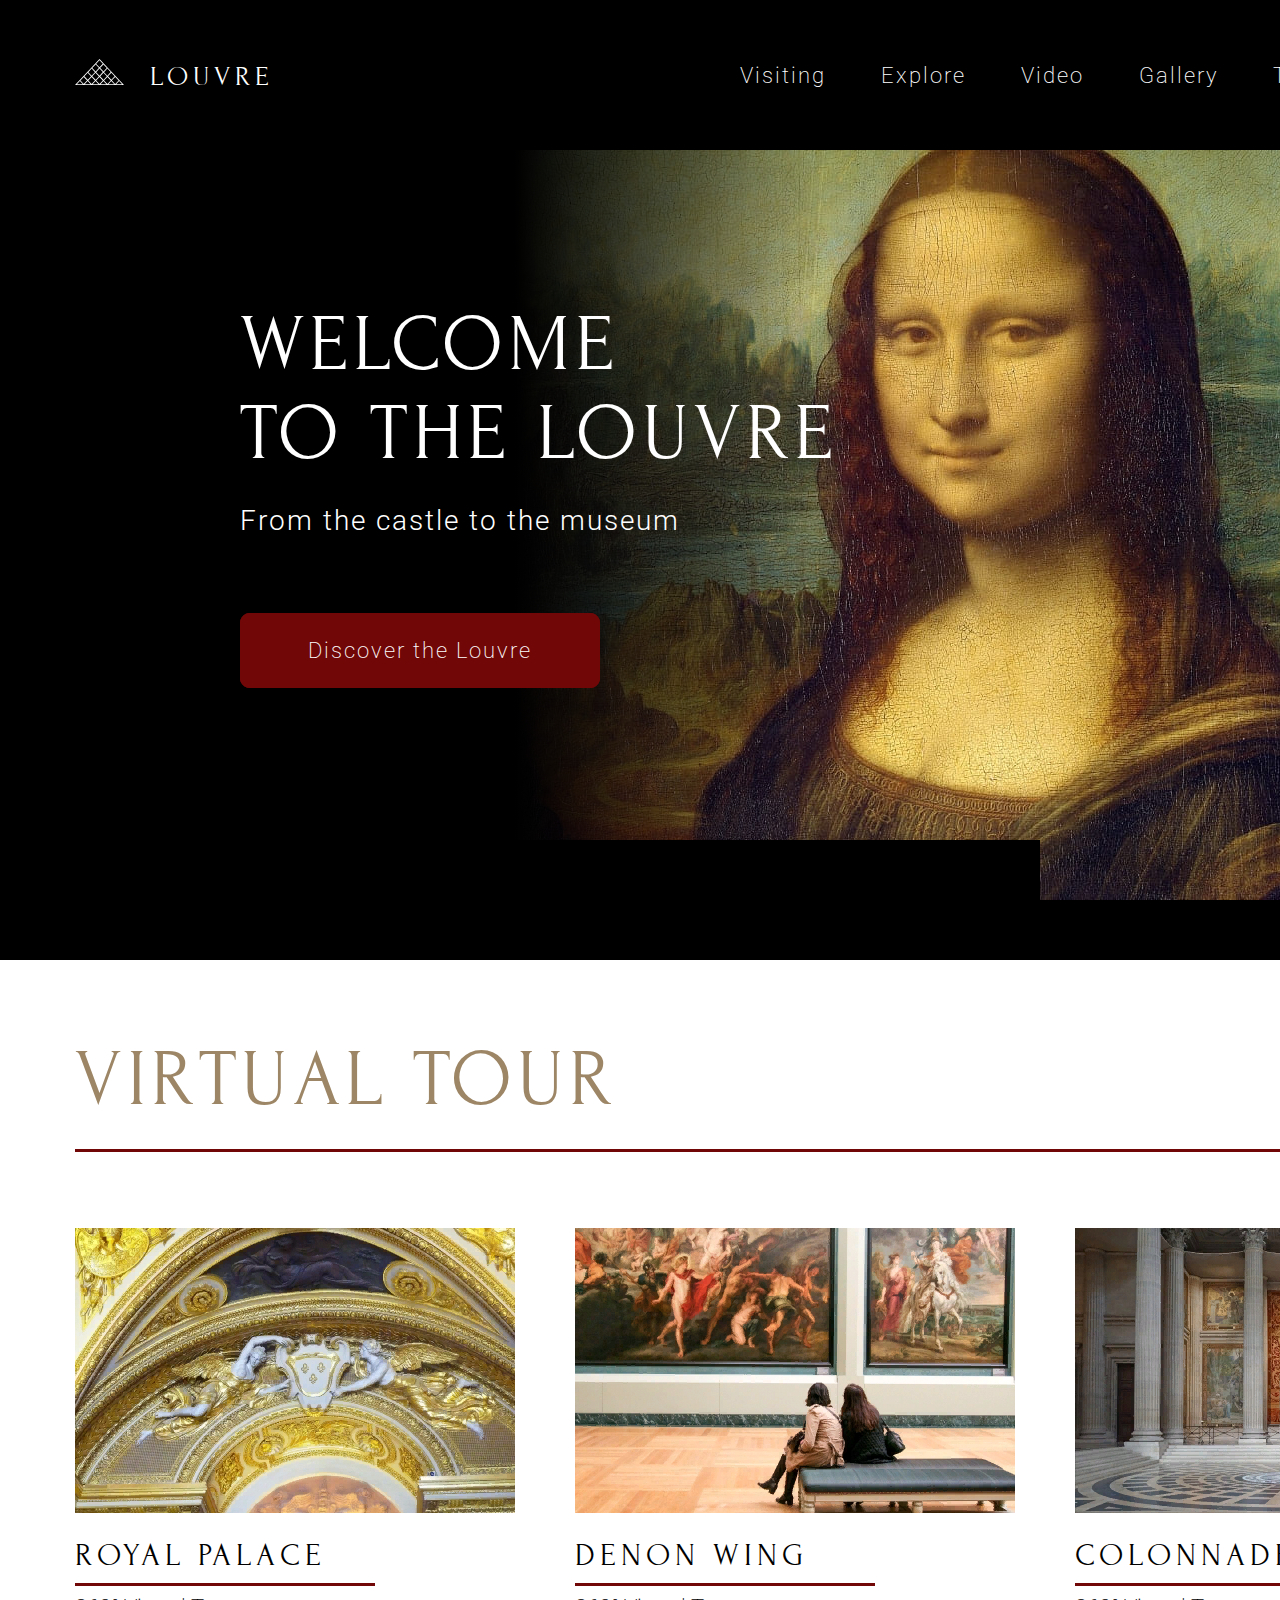
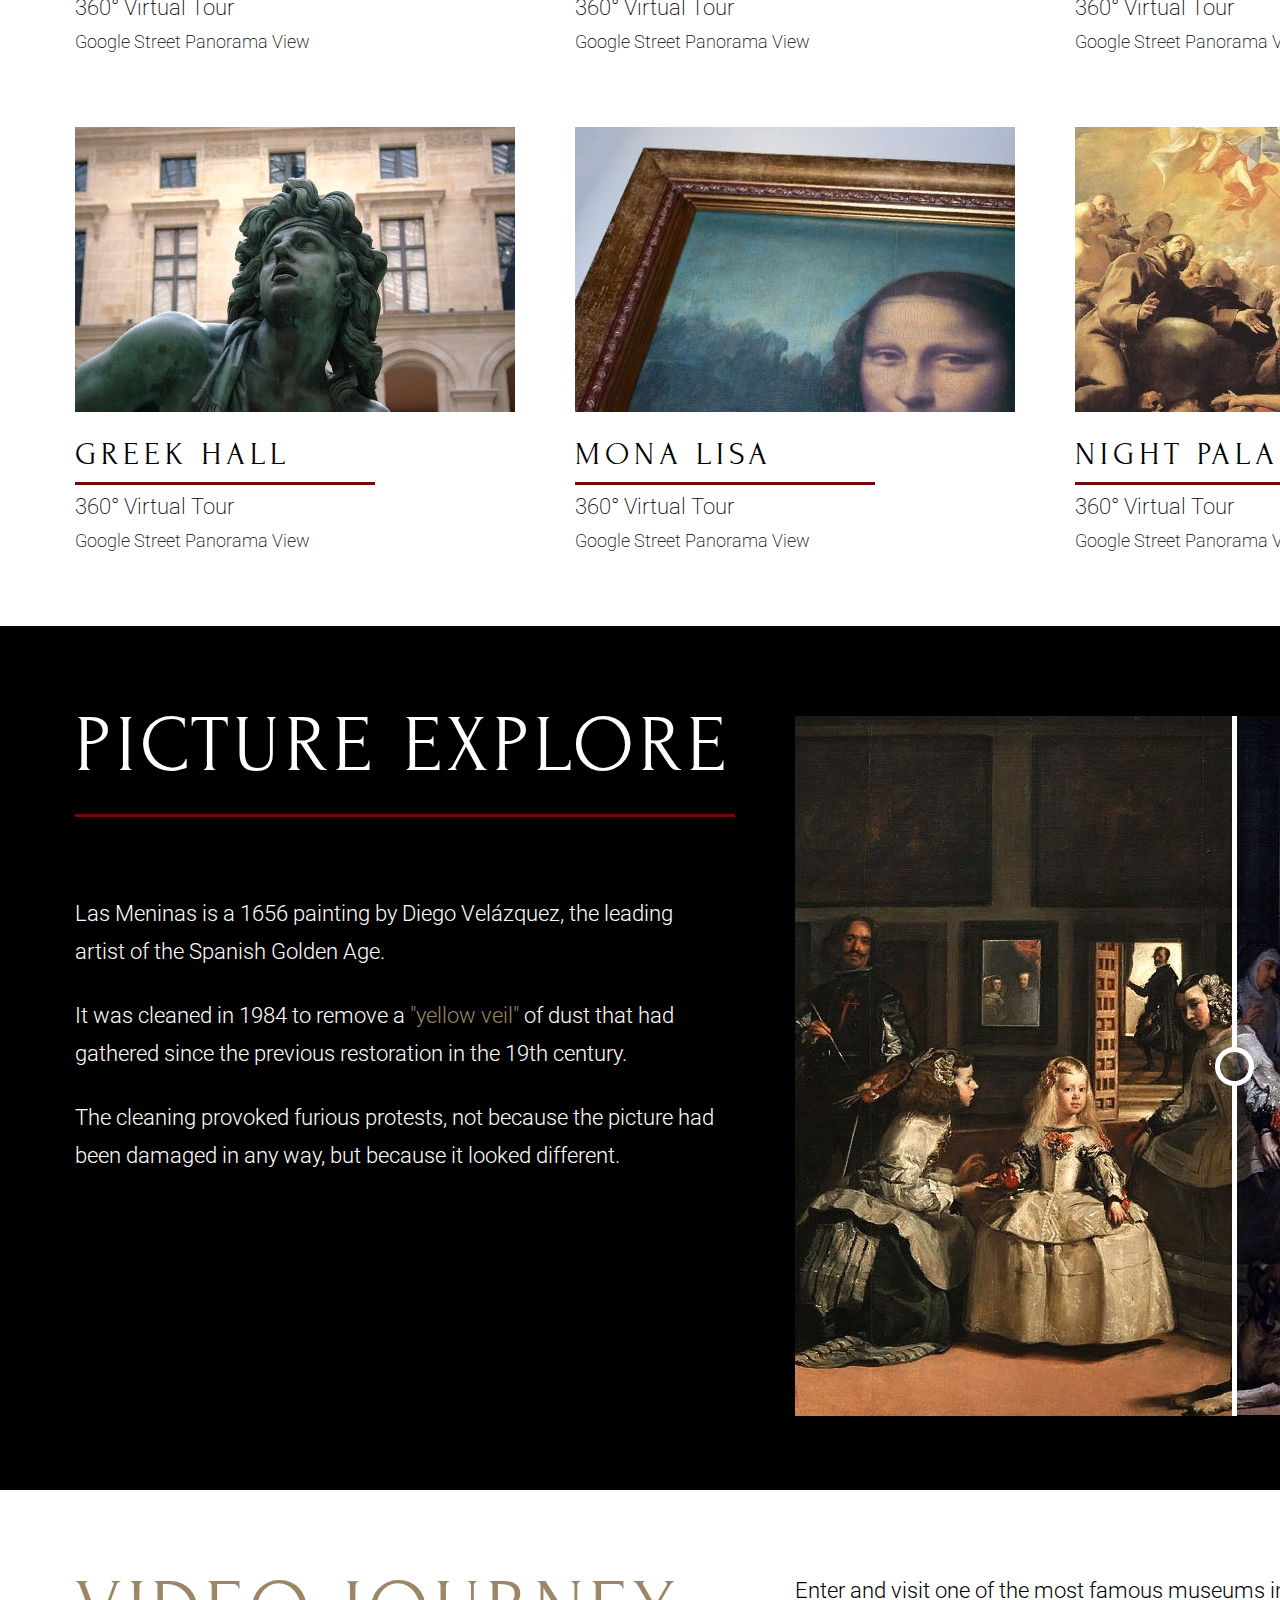
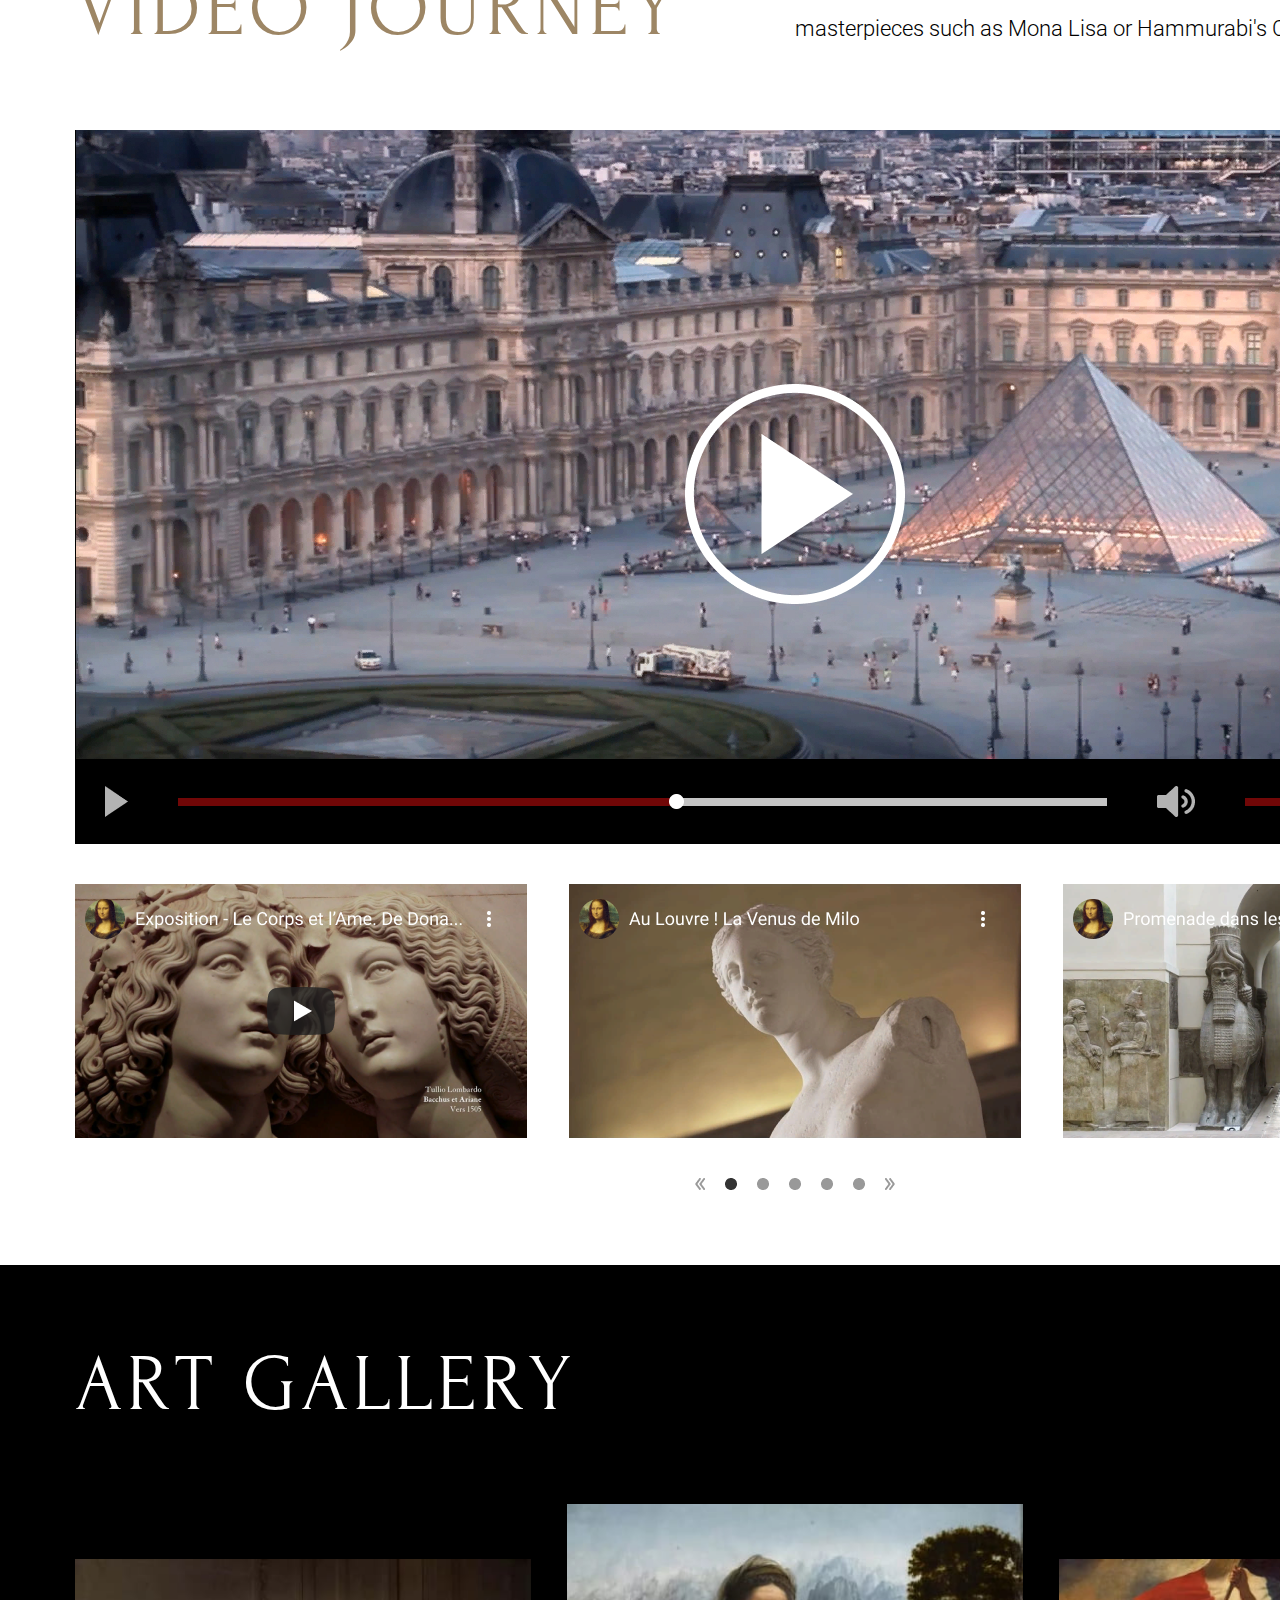
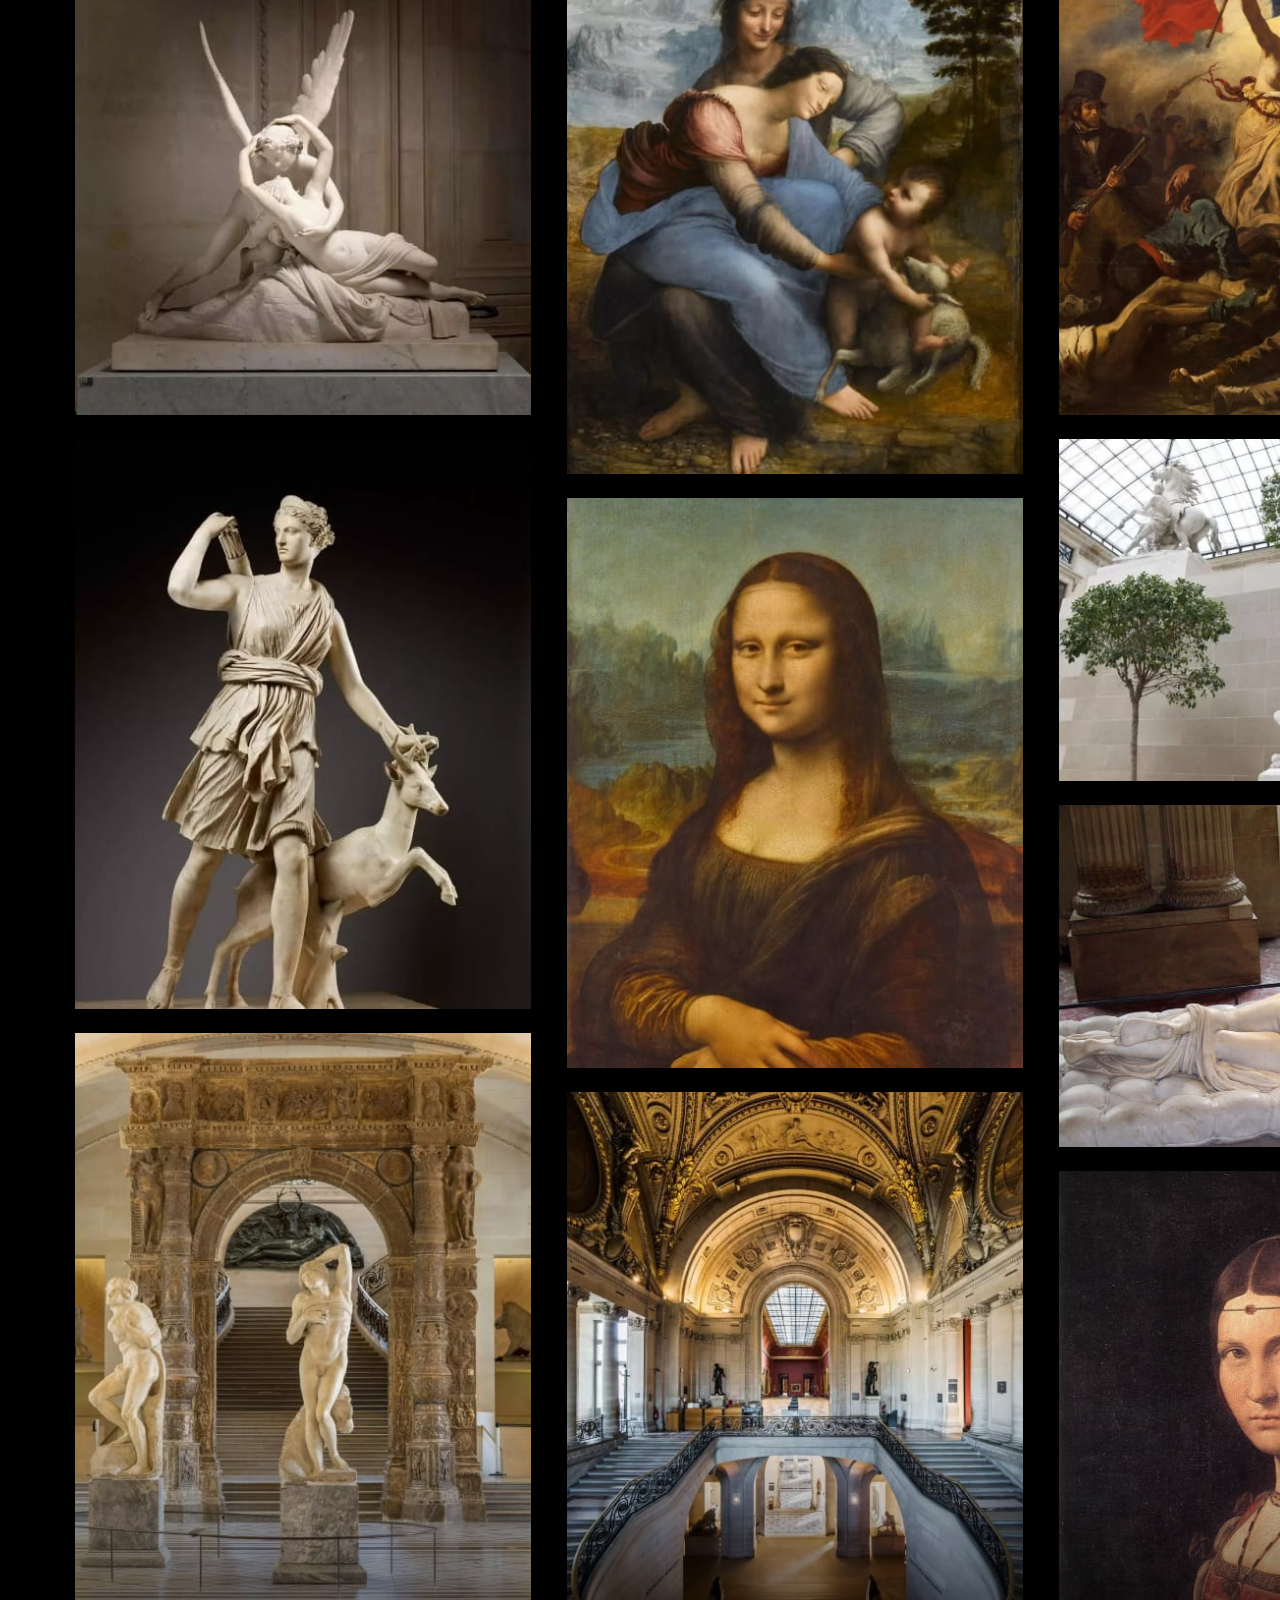
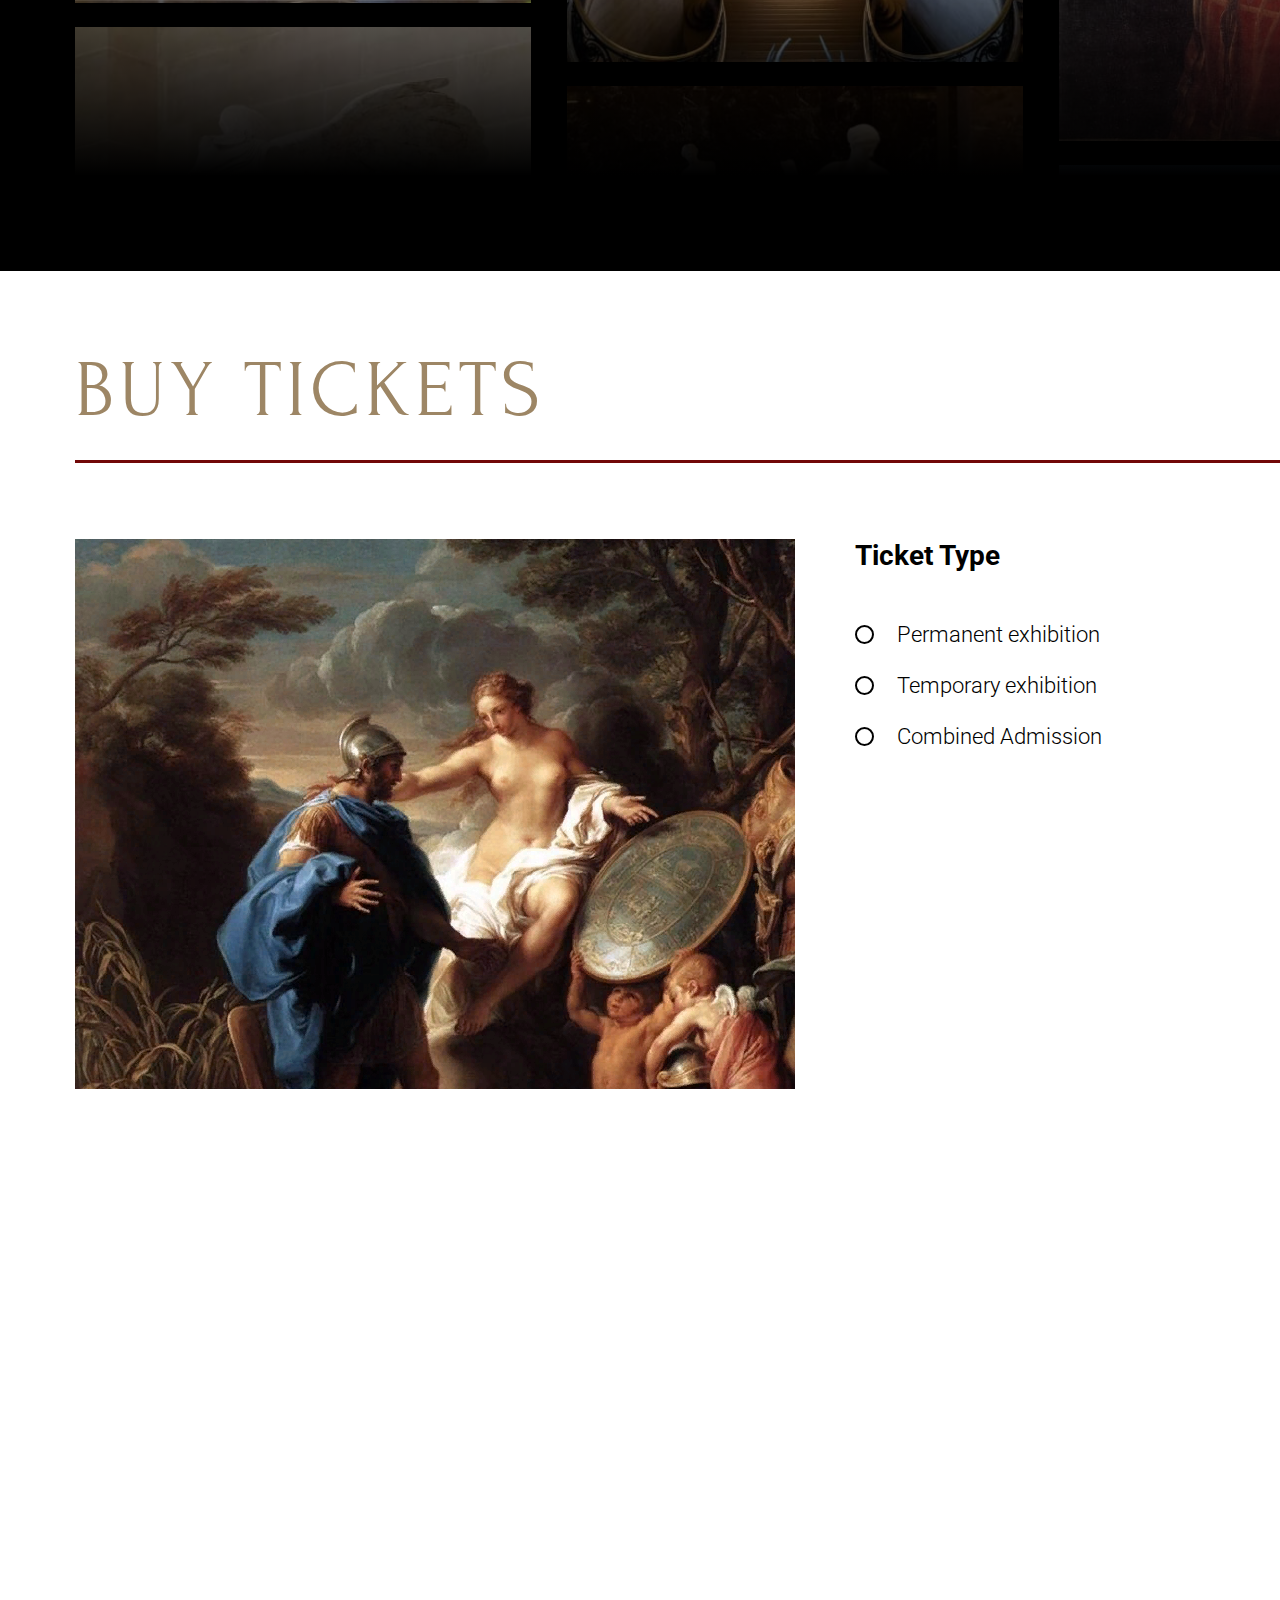
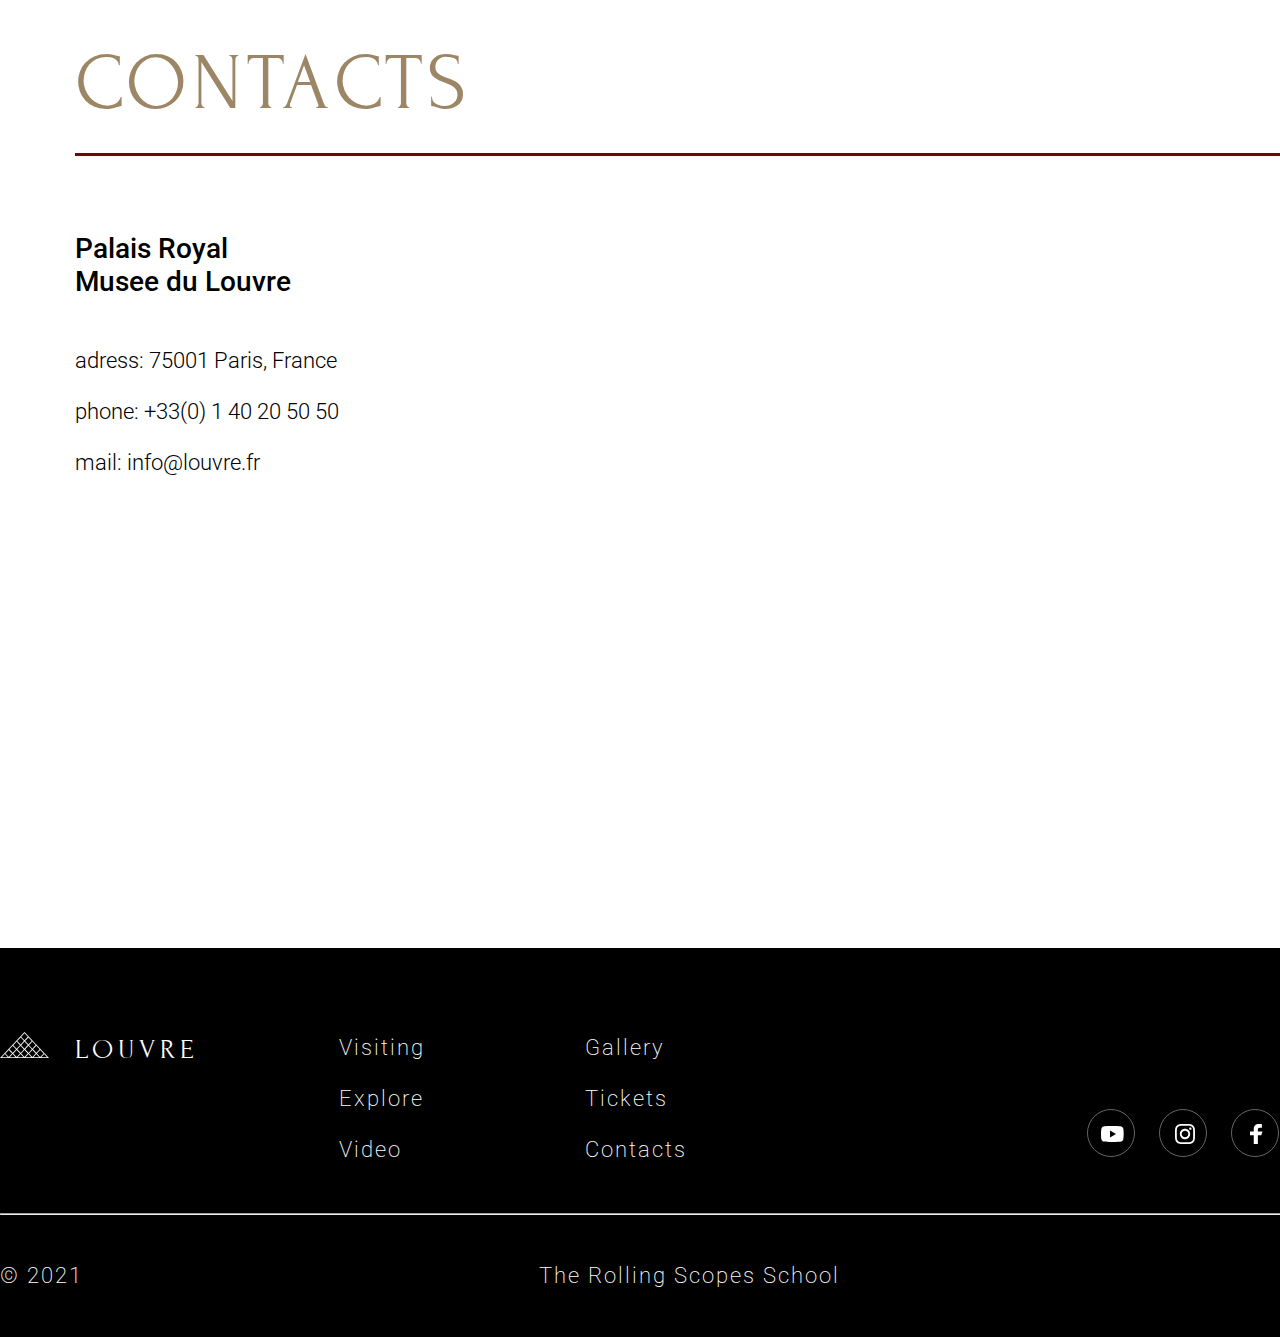
<file: museum/index.html>
<!DOCTYPE html>
<html lang="en">
<head>
    <meta charset="UTF-8">
    <meta http-equiv="X-UA-Compatible" content="IE=edge">
    <meta name="viewport" content="width=device-width, initial-scale=1.0">
    <title>museum</title>
    <link rel="stylesheet" href="style.css"/>
    <link rel="icon" href="assets/svg/logo.svg">
    <link rel="preconnect" href="https://fonts.googleapis.com">
    <link rel="preconnect" href="https://fonts.gstatic.com" crossorigin>
    <link href="https://fonts.googleapis.com/css2?family=Forum&display=swap" rel="stylesheet">
    <link rel="preconnect" href="https://fonts.googleapis.com">
    <link rel="preconnect" href="https://fonts.gstatic.com" crossorigin>
     <link href="https://fonts.googleapis.com/css2?family=Roboto:wght@100;200;300;500;700&display=swap" rel="stylesheet">

</head>
<body class="body">
    <header class="header">
        <div class="container" >
            <div class="navigation">
                <div class="header-logo">
                <img class="logo-img" src="assets/svg/logo.svg" alt="header logo">
                <h1 class="logo-text">Louvre</h1>  
                </div>
                <nav>
                <ul class="menu">
                    <li>
                        <a href="#Visiting">
                            Visiting
                        </a>
                    </li>
                    <li>
                        <a href="#Picture-explore">
                            Explore
                        </a>
                    </li>
                    <li>
                        <a href="#Video">
                            Video
                        </a>
                    </li>
                    <li>
                        <a href="#Gallery">
                            Gallery
                        </a>
                    </li>
                    <li>
                        <a href="#Tickets">
                            Tickets
                        </a>
                    </li>
                    <li>
                        <a href="#Contacts">
                            Contacts
                        </a>
                    </li>
                </ul>
            </nav>
            </div>
                
        </div>
    </header>
    <main class="main">
        <section class="dark-section-welcome">
            <div class="container welcome-container">
                <a class="welcome-img-gradient" href="#"> <img class="welcome-img" src="assets/img/1.jpg" alt="welcome image"> </a>
                
                <div class="welcome-box">
                    <h2 class="h2-white">welcome <br> to the louvre</h2>
                    <h3 class="h3-white from" >From the castle to the museum</h3>
                    
                    <p class="button-pano">
                         <a href="tours/tour0.html" target="_blank" class="button-pano">
                                 Discover the Louvre
                         </a>
                    </p>
                </div>   
                <div class="welcome-slider">

                </div>                 
            </div>

            
        </section>

        <section class="section" id="Visiting">
            <div class="container">
                <h2 class="h2-golden underline-title">virtual tour</h2>
                <div class="panorams">
                    <a class="cards cards-line" href="tours/tour1.html" target="_blank">
                        <img class="cards-img" src="assets/img/1cards.jpg" alt="Royal Palace" >
                        <h6 class="cards-head ">Royal Palace</h6>
                        <p class="virtual">360° Virtual Tour</p>
                        <p class="google-street">Google Street Panorama View</p>                        
                    </a>

                    <a class="cards cards-line" href="tours/tour2.html" target="_blank">
                        <img class="cards-img" src="assets/img/2cards.jpg" alt="Denon Wingg" >
                        <h6 class="cards-head ">Denon Wing</h6>
                        <p class="virtual">360° Virtual Tour</p>
                        <p class="google-street">Google Street Panorama View</p>                        
                    </a>

                    <a class="cards cards-line"  href="tours/tour3.html" target="_blank">
                        <img class="cards-img" src="assets/img/3cards.jpg" alt="Colonnade Perrault" >
                        <h6 class="cards-head ">Colonnade Perrault</h6>
                        <p class="virtual">360° Virtual Tour</p>
                        <p class="google-street">Google Street Panorama View</p>                        
                    </a>

                    <a class="cards cards-line"  href="tours/tour4.html" target="_blank">
                        <img class="cards-img"  src="assets/img/4cards.jpg" alt="Greek hall" >
                        <h6 class="cards-head">Greek hall</h6>
                        <p class="virtual">360° Virtual Tour</p>
                        <p class="google-street">Google Street Panorama View</p>                        
                    </a>
                    <a class="cards cards-line" href="tours/tour5.html" target="_blank">
                        <img class="cards-img" src="assets/img/5cards.jpg" alt="Mona Lisa" >
                        <h6 class="cards-head">Mona Lisa</h6>
                        <p class="virtual">360° Virtual Tour</p>
                        <p class="google-street">Google Street Panorama View</p>                        
                    </a>

                    <a class="cards cards-line" href="tours/tour6.html" target="_blank">
                        <img class="cards-img" src="assets/img/6cards.jpg" alt="Night Palace" >
                        <h6 class="cards-head">Night Palace</h6>
                        <p class="virtual">360° Virtual Tour</p>
                        <p class="google-street">Google Street Panorama View</p>                        
                    </a>
                </div>
            </div>
        </section>

        <section class="section dark-section" id="Picture-explore">
            <div class="container explore">
                <div class="explore-discription">
                    <h2 class="h2-white explore-line"> Picture Explore </h2>
                    <p class="explore-p1 explore-p"> Las Meninas is a 1656 painting by Diego Velázquez, the leading <br> artist of the Spanish Golden Age.</p>
                    <p class="explore-p2 explore-p">It was cleaned in 1984 to remove a <span style="color: #9d8665;">"yellow veil"</span> of dust that had gathered since the previous restoration in the 19th century.</p>
                    <p class="explore-p3 explore-p">The cleaning provoked furious protests, not because the picture had been damaged in any way, but because it looked different.</p>
                </div>
                <div class="explore-img">
                    <img class="explore-img1" src="assets/img/explore1.png" alt="slider image before">
                    <img class="explore-slider" src="assets/img/explore-slider.png" alt="slider image">
                    <img class="explore-img2" src="assets/img/explore2.png" alt="slider image after">
                </div>
            </div>
        </section>
        
        <section class="video-section" id="Video">
            <div class="container">
                <div class="video-header">
                    <h2 class="h2-golden">Video journey</h2>
                    <p class="video-header-p">Enter and visit one of the most famous museums in the world and enjoy <br> masterpieces such as Mona Lisa or Hammurabi's Code</p>
                </div>

                <div class="poster">
                    <img class="video" src="assets/video/poster.jpg" alt=""><img class="controls" src="assets/video/controls.png" alt="video poster">
                    <img class="play-img" src="assets/video/Play.png" alt="play icon">
                    
                </div>

                <div class="video-slider">
                    <img src="assets/video/Video-slide-item1.png" alt=" video 1">
                    <img src="assets/video/Video-slide-item2.png" alt="video 2">
                    <img src="assets/video/Video-slide-item3.png" alt="video 3">
                </div>

                <img class="video-slider-pagination" src="assets/video/video-slider-pagination.png" alt="video slider">
                
            </div>
        </section>

        <section class="section dark-section" id="Gallery">
            <div class="container art-gallery">
                <h2 class="h2-white"> Art Gallery<h2/>
                <div class="picture-container">
                    <p class="gallery-gradient"> </p>
                    <div class="picture-inner-container">
                        <img class="gallery-img-1" src="assets/img/gallery/galery1.jpg" alt="gallery image" width="456px" >
                        <img src="assets/img/gallery/galery2.jpg" alt="gallery image" width="456px">
                        <img src="assets/img/gallery/galery3.jpg" alt="gallery image" width="456px">
                        <img src="assets/img/gallery/galery4.jpg" alt="gallery image" width="456px">
                        <img src="assets/img/gallery/galery5.jpg" alt="gallery image" width="456px">
                        <img src="assets/img/gallery/galery6.jpg" alt="gallery image" width="456px">
                        <img src="assets/img/gallery/galery7.jpg" alt="gallery image" width="456px">
                        <img src="assets/img/gallery/galery8.jpg" alt="gallery image" width="456px">
                        <img src="assets/img/gallery/galery9.jpg" alt="gallery image" width="456px">
                        <img  src="assets/img/gallery/galery10.jpg" alt="gallery image" width="456px">
                        <img class="gallery-img-11" src="assets/img/gallery/galery11.jpg" alt="gallery image" width="456px">
                        <img src="assets/img/gallery/galery12.jpg" alt="gallery image" width="456px">
                        <img src="assets/img/gallery/galery13.jpg" alt="gallery image" width="456px">
                        <img src="assets/img/gallery/galery14.jpg" alt="gallery image" width="456px"> 
                        <img src="assets/img/gallery/galery15.jpg" alt="gallery image" width="456px"> 
                    </div >
                  </div>
            </div>
        </section>

        <section class="section" id="Tickets">
            <div class="container">
            <h2 class="h2-golden underline-title">Buy Tickets</h2>
                <div class="buy-tickets-container">
                    <img class="buy-tickets-img" src="assets/img/buy-tickets.png" alt="tickets image">
                    <form class="ticket-type-form" name="type" action="">
                        <div class="type-caption">Ticket Type</div>
                        <input class="input-radio" id="radio_1" name="ticket-type-radio" type="radio" value="1">
                        <label class="label-radio" for="radio_1">Permanent exhibition</label><br />
                        <input class="input-radio" id="radio_2" name="ticket-type-radio" type="radio" value="2">
                        <label class="label-radio" for="radio_2">Temporary exhibition</label><br />
                        <input class="input-radio" id="radio_3" name="ticket-type-radio" type="radio" value="3">
                        <label class="label-radio" for="radio_3">Combined Admission</label><br />
                    </form>
                    <div class="amount-form">
                        <div class="amount-caption">Amount</div>                                  
                    </div>

                </div>
            </div>
        </section>
    <div class="paralax"></div>
    </main>
      
    <section class="contacts-section" id="Contacts">
        <div class="container">
            <h2 class="h2-golden underline-title">Contacts</h2>
            <div class="contacts-discription">
                <div>
                <p class="contacts-head">Palais Royal <br> Musee du Louvre</p>
                <p class="adress">adress: <a href="https://goo.gl/maps/RyLHM9eiwGVCkwXT7" target="_blank" class="adress-map">75001 Paris, France</a></p>
                <p class="phone">phone: <a href="tel:+33(0) 1 40 20 50 50" class="phone-tel">+33(0) 1 40 20 50 50</a></p>
                <p class="mail">mail: <a href="mailto:info@louvre.fr" target="_blank" class="mailto">info@louvre.fr</a></p>
                </div>
                <div>
                    <iframe class="map-img" src="https://www.google.com/maps/embed?pb=!1m14!1m8!1m3!1d20997.57265217216!2d2.3236687!3d48.863996!3m2!1i1024!2i768!4f13.1!3m3!1m2!1s0x47e66e25d0482b3d%3A0x1c0b82c6e1d85100!2zNzUwMDEg0J_QsNGA0LjQtiwg0KTRgNCw0L3RhtC40Y8!5e0!3m2!1sru!2sru!4v1632702370134!5m2!1sru!2sru" allowfullscreen="" loading="lazy"></iframe>
                   <!--  <img class="map-img" src="assets/img/map.png" alt="map image"> -->
                </div>
            </div>
            </div>
            
        </div>
    </section>

    <footer class="footer">
        <div class="container footer-container">
        <div class="footer-logo">
            <img class="logo-img" src="assets/svg/logo.svg" alt="logo">
            <p class="logo-text">Louvre</p>
        </div>
        <div class="footer-navigation">
            <nav class="footer-navigation-1">
                <ul>
                    <li>
                        <a href="#Visiting" class="footer-visiting">Visiting</a>
                    </li>
                    <li>
                        <a href="#Explore" class="footer-explore">Explore</a>
                    </li>
                    <li>
                        <a href="#Video" class="footer-video">Video</a>
                    </li>
                </ul>
            </nav>
            <nav class="footer-navigation-2">
                <ul>
                    <li>
                        <a href="#Gallery"  class="footer-gallery">Gallery</a>
                    </li>
                    <li>
                        <a href="#Tickets" class="footer-tickets">Tickets</a>
                    </li>
                    <li>
                        <a href="#Contacts" class="footer-contacts">Contacts</a>
                    </li>
                </ul>
            </nav>

            <nav>
                <ul class="social">
                    <li class="social-button">
                        <a href="">
                            <svg width="23" height="16" viewBox="0 0 23 16" fill="none" xmlns="http://www.w3.org/2000/svg">
                                <path d="M9.03 11.38V4.62L14.97 8L9.03 11.38ZM22.23 2.5C22.1026 2.01772 21.8508 1.57733 21.4998 1.22285C21.1488 0.868375 20.711 0.612223 20.23 0.48C18.46 2.98023e-08 11.35 0 11.35 0C11.35 0 4.25 2.98023e-08 2.48 0.48C1.99901 0.612223 1.56115 0.868375 1.21018 1.22285C0.859213 1.57733 0.607431 2.01772 0.48 2.5C2.98023e-08 4.28 0 8 0 8C0 8 2.98023e-08 11.72 0.47 13.5C0.598299 13.9835 0.851586 14.4247 1.20441 14.7793C1.55723 15.1338 1.99717 15.3893 2.48 15.52C4.25 16 11.36 16 11.36 16C11.36 16 18.46 16 20.23 15.52C20.711 15.3878 21.1488 15.1316 21.4998 14.7771C21.8508 14.4227 22.1026 13.9823 22.23 13.5C22.71 11.72 22.71 8 22.71 8C22.71 8 22.71 4.28 22.24 2.5H22.23Z" fill="white"/>
                            </svg>
                        </a>
                    </li>
                    <li class="social-button">
                        <a href="">
                            <svg width="21" height="20" viewBox="0 0 21 20" fill="none" xmlns="http://www.w3.org/2000/svg">
                                <path d="M12.0202 0C13.8202 0 14.2002 0.0199999 15.1202 0.0599999C16.1802 0.11 16.9102 0.28 17.5402 0.53C18.2002 0.78 18.7602 1.13 19.3102 1.68C19.8702 2.23 20.2102 2.79 20.4702 3.45C20.7202 4.08 20.8802 4.81 20.9302 5.88C20.9802 6.83 20.9902 7.2 20.9902 9.2V10.8C20.9902 12.8 20.9802 13.17 20.9302 14.12C20.9144 14.9468 20.7589 15.7651 20.4702 16.54C20.2102 17.2 19.8702 17.76 19.3202 18.31C18.7602 18.87 18.2002 19.21 17.5402 19.47C16.9102 19.72 16.1802 19.88 15.1202 19.93C14.1702 19.98 13.7902 19.99 11.7902 19.99H10.2002C8.20015 19.99 7.83015 19.98 6.87015 19.93C6.04333 19.9141 5.22515 19.7586 4.45015 19.47C3.78376 19.2195 3.17981 18.8271 2.68015 18.32C2.16796 17.8186 1.77199 17.211 1.52015 16.54C1.23177 15.765 1.07626 14.9468 1.06015 14.12C1.01113 13.0874 0.991123 12.0537 1.00015 11.02V8.97C1.00015 7.17 1.02015 6.79 1.06015 5.87C1.11015 4.81 1.28015 4.08 1.52015 3.45C1.78015 2.79 2.12015 2.23 2.68015 1.68C3.17533 1.16743 3.78059 0.774176 4.45015 0.53C5.22461 0.238206 6.04278 0.079305 6.87015 0.0599999C7.79015 0.0199999 8.17015 0 9.97015 0H12.0202ZM12.0402 1.8H9.95015C8.22015 1.8 7.85015 1.82 6.95015 1.86C5.98015 1.9 5.45015 2.06 5.10015 2.2C4.63015 2.38 4.30015 2.6 3.95015 2.95C3.60015 3.3 3.38015 3.63 3.20015 4.1C3.07015 4.45 2.90015 4.98 2.86015 5.96C2.82015 6.86 2.80015 7.22 2.80015 8.96V11.04C2.80015 12.78 2.82015 13.14 2.86015 14.04C2.90015 15.01 3.06015 15.54 3.20015 15.89C3.38015 16.36 3.60015 16.69 3.95015 17.04C4.30015 17.39 4.63015 17.61 5.10015 17.79C5.45015 17.93 5.98015 18.09 6.96015 18.13C7.93015 18.18 8.28015 18.19 10.4402 18.19H11.5502C13.7202 18.19 14.0602 18.18 15.0402 18.13C16.0102 18.09 16.5402 17.93 16.8902 17.79C17.3602 17.61 17.6902 17.39 18.0402 17.04C18.3902 16.69 18.6102 16.36 18.7902 15.89C18.9302 15.54 19.0902 15.01 19.1302 14.04C19.1802 13.06 19.1902 12.72 19.1902 10.55V9.45C19.1902 7.28 19.1802 6.93 19.1302 5.95C19.0902 4.98 18.9302 4.45 18.7902 4.1C18.6292 3.66543 18.373 3.27246 18.0402 2.95C17.7179 2.61692 17.3249 2.3606 16.8902 2.2C16.2971 1.98317 15.6716 1.86822 15.0402 1.86C14.0409 1.81227 13.0405 1.79226 12.0402 1.8ZM11.0002 4.86C12.362 4.86 13.6681 5.40101 14.6311 6.36401C15.5941 7.32701 16.1352 8.63311 16.1352 9.995C16.1352 11.3569 15.5941 12.663 14.6311 13.626C13.6681 14.589 12.362 15.13 11.0002 15.13C9.63827 15.13 8.33216 14.589 7.36916 13.626C6.40616 12.663 5.86515 11.3569 5.86515 9.995C5.86515 8.63311 6.40616 7.32701 7.36916 6.36401C8.33216 5.40101 9.63827 4.86 11.0002 4.86ZM11.0002 6.66C10.1157 6.66 9.26739 7.01136 8.64195 7.6368C8.01652 8.26223 7.66515 9.1105 7.66515 9.995C7.66515 10.8795 8.01652 11.7278 8.64195 12.3532C9.26739 12.9786 10.1157 13.33 11.0002 13.33C11.8847 13.33 12.7329 12.9786 13.3584 12.3532C13.9838 11.7278 14.3352 10.8795 14.3352 9.995C14.3352 9.1105 13.9838 8.26223 13.3584 7.6368C12.7329 7.01136 11.8847 6.66 11.0002 6.66ZM16.3302 3.46C16.6484 3.46 16.9536 3.58643 17.1787 3.81147C17.4037 4.03652 17.5302 4.34174 17.5302 4.66C17.5302 4.97826 17.4037 5.28348 17.1787 5.50853C16.9536 5.73357 16.6484 5.86 16.3302 5.86C16.0119 5.86 15.7067 5.73357 15.4816 5.50853C15.2566 5.28348 15.1302 4.97826 15.1302 4.66C15.1302 4.34174 15.2566 4.03652 15.4816 3.81147C15.7067 3.58643 16.0119 3.46 16.3302 3.46Z" fill="white"/>
                            </svg>
                        </a>
                    </li>
                    <li class="social-button">
                        <a href="">
                            <svg width="13" height="20" viewBox="0 0 13 20" fill="none" xmlns="http://www.w3.org/2000/svg">
                                <path d="M3.78 20L3.75 11.25H0V7.5H3.75V5C3.75 1.63 5.84 0 8.85 0C10.29 0 11.53 0.1 11.89 0.15V3.68H9.8C8.17 3.68 7.85 4.46 7.85 5.6V7.5H12.5L11.25 11.25H7.85V20H3.78Z" fill="white"/>
                            </svg>
                        </a>
                    </li>
                    <li class="social-button">
                        <a href="">
                            <svg width="20" height="17" viewBox="0 0 20 17" fill="none" xmlns="http://www.w3.org/2000/svg">
                                <path d="M20 1.88C19.25 2.25 18.5 2.38 17.62 2.5C18.5 2 19.12 1.25 19.37 0.25C18.5606 0.731306 17.6743 1.06959 16.75 1.25C15.9485 0.46227 14.8737 0.0144601 13.75 0C11.62 0 9.75 1.88 9.75 4.13C9.75 4.5 9.75 4.75 9.88 5C8.24216 4.93823 6.63643 4.52707 5.17046 3.79408C3.70448 3.0611 2.41212 2.02321 1.38 0.75C1.00812 1.39563 0.834247 2.13634 0.88 2.88C0.891623 3.55196 1.06825 4.21077 1.39434 4.79842C1.72043 5.38608 2.18597 5.88456 2.75 6.25C2.12 6.25 1.5 6 0.87 5.75C0.87 7.75 2.25 9.38 4.12 9.75C3.75 9.88 3.37 9.88 3 9.88C2.75 9.88 2.5 9.88 2.25 9.75C2.75 11.38 4.25 12.63 6.13 12.63C4.67779 13.7963 2.8622 14.4156 1 14.38H0C1.87496 15.5591 4.03554 16.2056 6.25 16.25C13.75 16.25 17.88 10 17.88 4.62V4.12C18.7387 3.53355 19.4617 2.76969 20 1.88Z" fill="white"/>
                            </svg>  
                        </a>
                    </li>
                    <li class="social-button" >
                        <a href="">
                            <svg width="20" height="20" viewBox="0 0 20 20" fill="none" xmlns="http://www.w3.org/2000/svg">
                                    <path d="M10.0002 0C7.67571 0.00823729 5.42667 0.826025 3.63977 2.31277C1.85286 3.79952 0.63972 5.86234 0.208905 8.1466C-0.221909 10.4309 0.156518 12.7939 1.27913 14.8293C2.40174 16.8648 4.1984 18.4456 6.36023 19.3C6.26023 18.51 6.19023 17.3 6.39023 16.43L7.56023 11.46C7.56023 11.46 7.26023 10.86 7.26023 9.98C7.26023 8.59 8.07023 7.56 9.08023 7.56C9.93023 7.56 10.3502 8.2 10.3502 8.96C10.3502 9.82 9.80023 11.1 9.51023 12.29C9.27023 13.29 10.0102 14.1 11.0002 14.1C12.7802 14.1 14.1402 12.23 14.1402 9.53C14.1402 7.13 12.4202 5.47 9.96023 5.47C9.37582 5.44433 8.79227 5.53734 8.2448 5.74342C7.69733 5.94951 7.19729 6.26438 6.77487 6.66904C6.35245 7.07371 6.01641 7.55977 5.78702 8.09789C5.55763 8.63601 5.43966 9.21503 5.44023 9.8C5.44023 10.66 5.77023 11.58 6.18023 12.08C6.26023 12.18 6.27023 12.27 6.24023 12.37L5.96023 13.5C5.92023 13.68 5.81023 13.73 5.63023 13.64C4.37023 13.05 3.59023 11.24 3.59023 9.76C3.59023 6.61 5.89023 3.72 10.2102 3.72C13.6702 3.72 16.3802 6.18 16.3802 9.49C16.3802 12.94 14.2002 15.71 11.1802 15.71C10.1802 15.71 9.22023 15.18 8.90023 14.56L8.27023 16.93C7.97509 17.8577 7.55811 18.7421 7.03023 19.56C8.40406 19.9816 9.85261 20.1021 11.2772 19.9133C12.7018 19.7245 14.069 19.2309 15.2856 18.4661C16.5023 17.7014 17.5398 16.6833 18.3275 15.4814C19.1152 14.2795 19.6346 12.9219 19.8504 11.5011C20.0661 10.0804 19.9731 8.62979 19.5776 7.24822C19.1822 5.86664 18.4936 4.58652 17.5588 3.49506C16.6241 2.40359 15.465 1.52642 14.1607 0.923296C12.8563 0.320168 11.4373 0.00525257 10.0002 0Z" fill="white"/>
                             </svg>
                        </a>
                    </li>
                       
                    
                </ul>           
            </nav>
        </div>
    </div>
    <hr class="footer-line">
    <div class="lower-footer-container lower-footer">
        <p class="date">© 2021</p>
        <a href="https://rs.school/" target="_blank" class="rs">The Rolling Scopes School</a>
        <a href="https://github.com/Arthurianecc" target="_blank" class="username">Arthurianecc</a>
    </div>
    </footer>  
</body>
</html>
</file>
<file: museum/style.css>
:root {
  --bg-dark: #c0bdbd;
  --font-white: #ffffff;
  --font-gold: #9d8665;
}
html {
  scroll-behavior: smooth;
}

.header-logo {
  display: flex;
  align-items: baseline;
  margin-top: 59px;
  margin-bottom: 58px;
}

.logo-img {
  margin: 0;
  padding: 0;
}

.logo-text {
  font-family: Forum;
  font-style: normal;
  font-weight: normal;
  font-size: 28px;
  line-height: 31px;
  letter-spacing: 5px;
  text-transform: uppercase;
  color: #ffffff;
  margin-left: 26px;
  margin-top: 0px;
  margin-bottom: 0px;
}

header a {
  color: var(--font-white);
  text-decoration: none;
  transition-duration: 0.5s;
  transition-property: color;
}
header a:hover {
  color: var(--font-gold);
}
.menu {
  display: flex;
  align-items: center;
  font-family: Roboto;
  font-size: 22px;
  font-weight: 200;
  letter-spacing: 2px;
  padding: 0;
  margin: 0;
  margin-left: auto;
  height: 27px;
  margin-left: 411px;
}

.menu li {
  margin-left: 55px;
  padding: 0;
  list-style-type: none;
}

.navigation {
  display: flex;
  align-items: center;
}

.header {
  padding: 0px 75px;
  background-color: black;
}
.body {
  margin: 0%;
}

.section {
  /*border: 1px solid red;*/
  padding: 75px;
}

.contacts-section {
  padding: 75px 75px 92px 75px;
}
.dark-section {
  background-color: black;
}
.dark-section-welcome {
  background-color: black;
  /*border: 1px solid red;*/
  height: 810px;
  padding: 0px 75px;
}
.video-section {
  /*border: 1px solid red;*/
  padding: 75px;
}
.container {
  margin: 0px auto;
  padding: 0;
  width: 1440px;
  /*border: 1px solid green;*/
}

.welcome-container {
  height: 810px;
}
.button-pano {
  background-image: url(assets/img/button-discover.png);
  font-size: 22px;
  font-family: Roboto;
  text-decoration: none;
  color: var(--font-white);
  letter-spacing: 2px;
  font-weight: 200;
  width: 360px;
  height: 75px;
  display: flex;
  align-items: center;
  justify-content: center;
  margin: 0px;
  transition-duration: 0.5s;
}

.button-pano:hover {
  background-image: url(assets/img/button-discover-hover.png);
}

.welcome-box {
  display: block;
  flex-direction: column;
  margin-top: 150px;
  position: absolute;
  top: 150px;
  left: 240px;
}

.welcome-img-gradient {
  display: inline-block;
  position: relative;
  line-height: 0;
}

.welcome-img-gradient::after {
  content: "";
  display: block;
  width: 100%;
  height: 100%;
  position: absolute;
  top: 0;
  left: 440px;
  background: transparent;
  background-image: linear-gradient(
    90deg,
    #000000 0%,
    rgba(0, 0, 0, 0.5) 16.19%,
    rgba(0, 0, 0, 0) 30.73%
  );
}
.welcome-img {
  display: block;
  position: relative;
  left: 440px;
  top: 0px;
  size: 1000px 750px;
}

.welcome-slider {
  position: absolute;
  right: 240px;
  top: 840px;
  width: 600px;
  height: 120px;
  background-color: black;
}
.h2-white {
  font-family: Forum;
  font-weight: 400;
  font-size: 80px;
  letter-spacing: 5px;
  text-transform: uppercase;
  color: var(--font-white);
  font-weight: normal;
  margin: 0px;
}

.h3-white {
  font-family: Roboto;
  font-size: 28px;
  letter-spacing: 2px;
  font-weight: 300;
  color: var(--font-white);
  font-style: normal;
  margin: 0px;
}

.from {
  padding-top: 26px;
  padding-bottom: 76px;
}
.h2-golden {
  margin: 0px;
  font-family: Forum;
  font-style: normal;
  font-weight: normal;
  font-size: 80px;
  line-height: 90px;
  letter-spacing: 5px;
  text-transform: uppercase;
  color: #9d8665;
}

.underline-title {
  position: relative;
}
.underline-title::after {
  content: "";
  position: absolute;
  bottom: -27px;
  left: 0;
  right: 0;
  height: 3px;
  background-color: #710707;
  border-radius: 0px;
}

.cards {
  text-decoration: none;
}
.panorams {
  max-width: 1440px;
  display: flex;
  flex-wrap: wrap;
  margin-top: 103px;
  gap: 75px 60px;
}

.cards-head {
  display: block;
  font-family: Forum;
  font-style: normal;
  font-weight: normal;
  font-size: 32px;
  line-height: 35px;
  letter-spacing: 5px;
  text-transform: uppercase;
  color: #000000;
  margin: 25px 0px 22px 0px;
}

.cards-img {
  display: block;
  width: 440px;
  height: 285px;
}

.cards-line {
  position: relative;
}
.cards-line::after {
  content: "";
  position: absolute;
  top: 355px;
  left: 0;
  right: 140px;
  height: 3px;
  background-color: #710707;
  transition-duration: 1s;
  transition-timing-function: ease;
  transition-property: right;
}

.cards-line:hover::after {
  right: 0px;
}

.virtual {
  margin: 0px;
  font-family: Roboto;
  font-style: normal;
  font-weight: 200;
  font-size: 22px;
  line-height: 26px;
  color: #000000;
}

.google-street {
  margin-top: 10px;
  margin-bottom: 0px;
  font-family: Roboto;
  font-style: normal;
  font-weight: 200;
  font-size: 18px;
  line-height: 21px;
  color: #000000;
}

.explore {
  display: flex;
  column-gap: 60px;
  justify-content: flex-start;
}
.explore-p {
  font-family: Roboto;
  font-style: normal;
  font-weight: 300;
  font-size: 22px;
  line-height: 38px;
  color: #ffffff;
  width: 660px;
  height: 77px;
}
.explore-p1 {
  margin: 105px 0px 0px 0px;
}
.explore-p2 {
  margin: 25px 0px 0px 0px;
}
.explore-p3 {
  margin: 25px 0px 0px 0px;
}

.explore-line {
  display: block;
  position: relative;
}
.explore-line::after {
  content: "";
  position: absolute;
  bottom: -27px;
  left: 0;
  right: 0;
  height: 3px;
  background-color: #710707;
  border-radius: 0px;
}

.explore-img {
  position: relative;
  left: 0px;
  top: 0px;
  margin-top: 15px;
}

.explore-img2 {
  display: block;
  position: relative;
  top: 0px;
  left: -4px;
  z-index: 1;
}
.explore-img1 {
  display: block;
  position: absolute;
  top: 0px;
  left: 0px;
  z-index: 2;
}

.explore-slider {
  position: absolute;
  top: 0px;
  left: 420px;
  z-index: 3;
}

.video-header {
  display: flex;
  justify-content: flex-start;
  column-gap: 115px;
}

.video-header-p {
  font-family: Roboto;
  font-style: normal;
  font-weight: 300;
  font-size: 22px;
  line-height: 38px;
  display: flex;
  align-items: center;
  color: #000000;
  margin: 0px;
}

.poster {
  position: relative;
  left: 0px;
  top: 0px;
  z-index: 1;
}

.video {
  display: block;
  margin-top: 75px;
  position: relative;
  top: 0px;
  left: 0px;
  z-index: 2;
}

.controls {
  display: block;
}

.play-img {
  display: block;
  position: absolute;
  top: 254px;
  left: 610px;
  z-index: 3;
}

.video-slider {
  display: flex;
  flex-wrap: wrap;
  column-gap: 42px;
  margin-top: 40px;
}

.video-slider-pagination {
  display: block;
  margin: auto;
  margin-top: 40px;
}

.picture-container {
  overflow-y: hidden;
  height: 1872px;
  margin-top: 75px;
  position: relative;
}

.picture-inner-container {
  display: flex;
  flex-direction: column;
  flex-wrap: wrap;
  height: 2946px;
  row-gap: 24px;
  column-gap: 36px;
  width: 1440;
}
.picture-container p {
  margin: 0px;
  padding: 0px;
}
.gallery-gradient {
  margin: 0px;
  padding: 0px;
}
.gallery-gradient::after {
  content: "";
  display: block;
  width: 100%;
  height: 360px;
  position: absolute;
  bottom: 0px;
  left: 0px;
  background: transparent;
  background-image: linear-gradient(180deg, rgba(0, 0, 0, 0) 0%, #000000 100%);
}

.gallery-img-1,
.gallery-img-11 {
  margin-top: 55px;
}

.buy-tickets-img {
  margin-top: 103px;
}

.buy-tickets-container {
  display: flex;
  flex-direction: row;
}

.ticket-type-form {
  margin-top: 103px;
  margin-left: 60px;
}

.type-caption {
  font-family: Roboto;
  font-style: normal;
  font-weight: bold;
  font-size: 28px;
  line-height: 33px;
  color: #000000;
  margin-bottom: 50px;
}

.label-radio {
  font-family: Roboto;
  font-style: normal;
  font-weight: 300;
  font-size: 22px;
  line-height: 26px;
  color: #000000;
  margin-bottom: 25px;
}

.input-radio {
  position: absolute;
  z-index: -1;
  opacity: 0;
}

.input-radio + label {
  display: inline-flex;
  align-items: center;
  user-select: none;
}

.input-radio + label::before {
  content: "";
  display: inline-block;
  width: 15px;
  height: 15px;
  flex-shrink: 0;
  flex-grow: 0;
  border: 2px solid #000000;
  border-radius: 50%;
  margin-right: 23px;
  background-repeat: no-repeat;
  background-position: center center;
  background-size: 50% 50%;
}

.input-radio:checked + label::before {
  content: "";
  display: inline-block;
  width: 15px;
  height: 15px;
  flex-shrink: 0;
  flex-grow: 0;
  border: 2px solid #000000;
  border-radius: 50%;
  margin-right: 23px;
  background-repeat: no-repeat;
  background-image: url(assets/img/radio-img.png);
}

.amount-caption {
  font-family: Roboto;
  font-style: normal;
  font-weight: bold;
  font-size: 28px;
  line-height: 33px;
  color: #000000;
  margin-bottom: 25px;
}

.amount-form {
  margin-top: 103px;
  margin-left: 310px;
}

.paralax {
  width: 100%;
  height: 400px;
  background-image: url(assets/img/parallax.jpg);
  background-size: cover;
  background-attachment: fixed;
  background-repeat: no-repeat;
}

.contacts-discription {
  margin-top: 103px;
  display: flex;
}

.contacts-head {
  font-family: Roboto;
  font-style: normal;
  font-weight: 500;
  font-size: 28px;
  line-height: 33px;
  color: #000000;
  margin-bottom: 50px;
  margin-top: 0px;
}

.adress {
  margin-bottom: 25px;
  font-family: Roboto;
  font-style: normal;
  font-weight: 300;
  font-size: 22px;
  line-height: 26px;
  color: #000000;
}

.adress-map {
  margin-bottom: 25px;
  font-family: Roboto;
  font-style: normal;
  font-weight: 300;
  font-size: 22px;
  line-height: 26px;
  color: #000000;
  text-decoration: none;
}

.adress-map:hover {
  color: #9d8665;
}

.phone {
  margin-bottom: 25px;
  font-family: Roboto;
  font-style: normal;
  font-weight: 300;
  font-size: 22px;
  line-height: 26px;
  color: #000000;
}
.phone-tel {
  text-decoration: none;
  color: #000000;
  font-family: Roboto;
  font-style: normal;
  font-weight: 300;
  font-size: 22px;
  line-height: 26px;
}

.phone-tel:hover {
  color: #9d8665;
}

.mail {
  margin-bottom: 25px;
  font-family: Roboto;
  font-style: normal;
  font-weight: 300;
  font-size: 22px;
  line-height: 26px;
  color: #000000;
}

.mailto {
  text-decoration: none;
  color: #000000;
}
.mailto:hover {
  color: #9d8665;
}

.map-img {
  margin-left: 210px;
  width: 960px;
  height: 620px;
  border: 0px;
}

.footer {
  background-color: black;
}
.footer-container {
  display: flex;
  flex-direction: row;
}

.footer-logo {
  display: flex;
  align-items: baseline;
  margin-top: 84px;
}

.footer-navigation {
  display: flex;
  flex-direction: row;
  margin-top: 87px;
}

.footer-navigation-1 {
  display: flex;
  flex-direction: column;
  margin-left: 140px;
}

.footer-navigation-2 {
  display: flex;
  flex-direction: column;
  margin-left: 160px;
}

footer ul {
  margin: 0px;
  padding: 0px;
}

.footer-explore,
.footer-visiting,
.footer-gallery,
.footer-tickets {
  display: block;
  font-family: Roboto;
  font-style: normal;
  font-weight: 200;
  font-size: 22px;
  line-height: 26px;
  letter-spacing: 2px;
  color: #ffffff;
  text-decoration: none;
  margin-bottom: 25px;
  transition-duration: 0.5s;
}

.footer-video {
  font-family: Roboto;
  font-style: normal;
  font-weight: 200;
  font-size: 22px;
  line-height: 26px;
  letter-spacing: 2px;
  color: #ffffff;
  text-decoration: none;
  transition-duration: 0.5s;
}

.footer-contacts {
  font-family: Roboto;
  font-style: normal;
  font-weight: 200;
  font-size: 22px;
  line-height: 26px;
  letter-spacing: 2px;
  color: #ffffff;
  text-decoration: none;
  transition-duration: 0.5s;
}

.footer-contacts:hover,
.footer-video:hover,
.footer-explore:hover,
.footer-visiting:hover,
.footer-gallery:hover,
.footer-tickets:hover {
  color: #9d8665;
}

.social {
  display: flex;
  width: 340px;
  margin-top: 74px;
  margin-left: 376px;
  margin-bottom: 0px;
  padding: 0px;
}

.social-button {
  display: block;
  margin-left: 24px;
  width: 46px;
  height: 46px;
  border: 1px solid #666666;
  border-radius: 50px;
}

.social-button a {
  display: flex;
  justify-content: center;
  align-items: center;
  width: 48px;
  height: 48px;
}

.social-button:hover {
  border: 1px solid var(--font-gold);
}

.social-button:hover path {
  fill: var(--font-gold);
}

.footer-line {
  width: 100%;
  size: 3px;
  color: #666666;
  margin-top: 50px;
}
.lower-footer-container {
  width: 1440px;
  margin: auto;
}

.lower-footer {
  background-color: black;
  display: flex;
  margin-top: 50px;
  flex-direction: row;
  justify-content: space-between;
}

.date,
.rs,
.username {
  margin: 0px;
  padding: 0px;
  font-family: Roboto;
  font-style: normal;
  font-weight: 200;
  font-size: 22px;
  line-height: 22px;
  letter-spacing: 2px;
  color: #ffffff;
  margin-bottom: 50px;
  text-decoration: none;
  transition-duration: 0.5s;
}

.username:hover {
  color: #9d8665;
}

.rs:hover {
  color: #9d8665;
}
</file>
